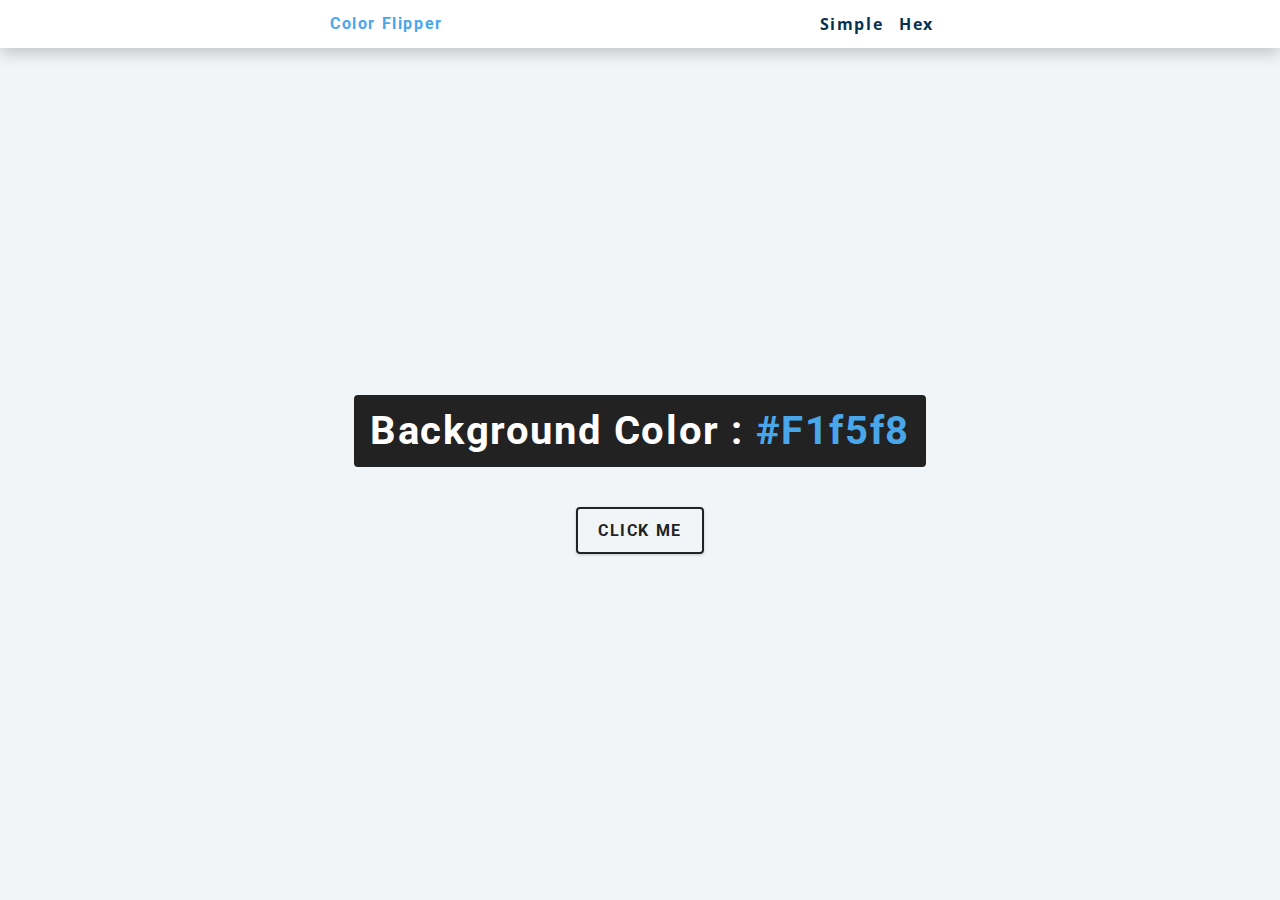
<file: 1-flipper-color/index.html>
<!DOCTYPE html>
<html lang="en">

<head>
    <meta charset="UTF-8" />
    <meta name="viewport" content="width=device-width, initial-scale=1.0" />
    <title>Color Flipper || Simple</title>

    <!-- styles -->
    <link rel="stylesheet" href="styles.css" />
</head>

<body>
    <nav>
        <div class="nav-center">
            <h4>color flipper</h4>
            <ul class="nav-links">
                <li><a href="index.html">simple</a></li>
                <li><a href="hex.html">hex</a></li>
            </ul>
        </div>
    </nav>
    <main>
        <div class="container">
            <h2>background color : <span class="color">#f1f5f8</span></h2>
            <button class="btn btn-hero" id="btn">click me</button>
        </div>
    </main>
    <!-- javascript -->
    <script src="app.js"></script>
</body>

</html>
</file>
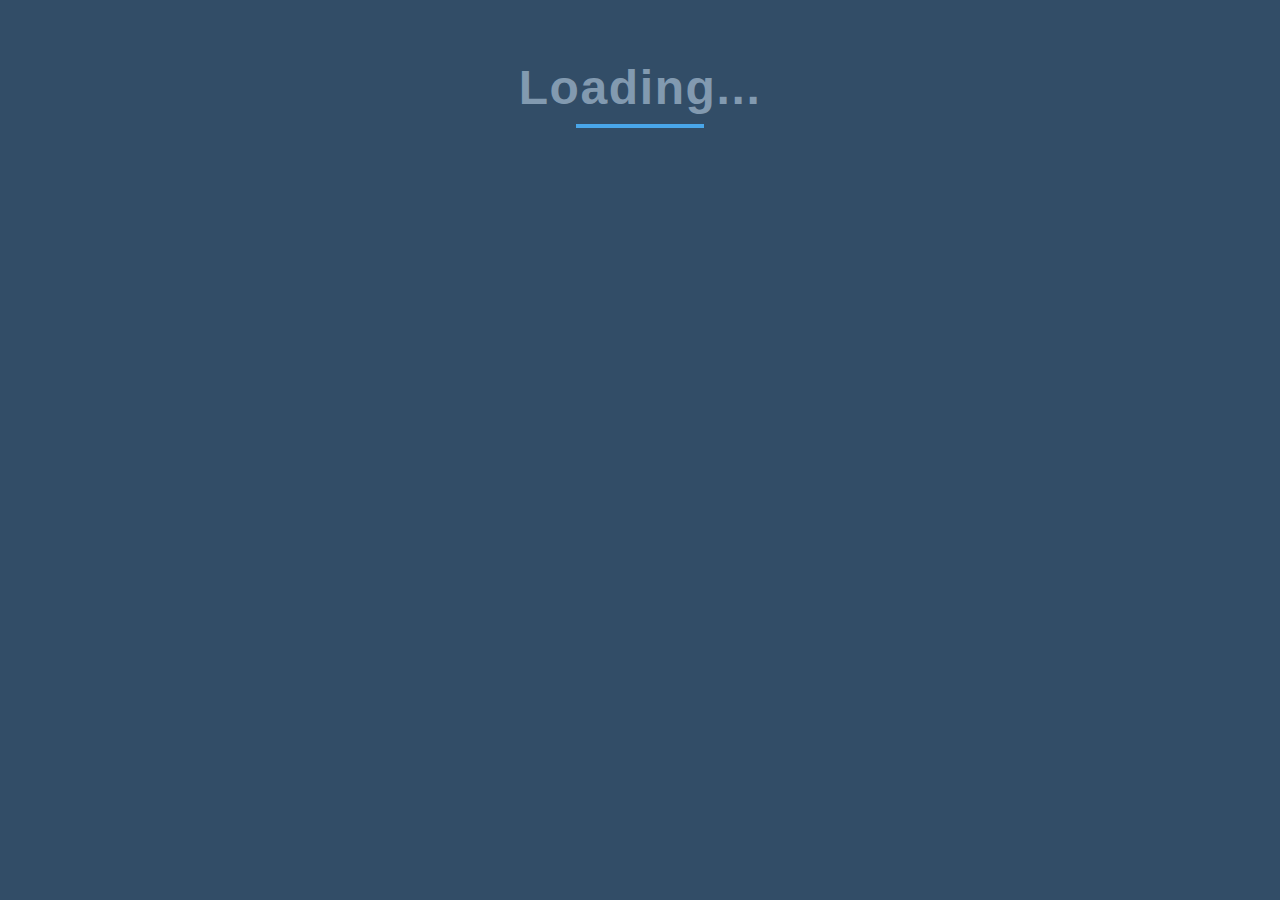
<file: 12-Pagination/index.html>
<!DOCTYPE html>
<html lang="en">

<head>
    <meta charset="UTF-8" />
    <meta name="viewport" content="width=device-width, initial-scale=1.0" />
    <title>Pagination Complete</title>
    <!-- font-awesome -->
    <link rel="stylesheet" href="https://cdnjs.cloudflare.com/ajax/libs/font-awesome/5.14.0/css/all.min.css" />

    <!-- stylesheet -->
    <link rel="stylesheet" href="./styles.css" />
</head>

<body>
    <main>
        <div class="section-title">
            <h1>Loading...</h1>
            <div class="underline"></div>
        </div>

        <section class="followers">
            <div class="container"></div>

            <div class="btn-container"></div>
        </section>
    </main>
    <script type="module" src="./app.js"></script>
</body>

</html>
</file>
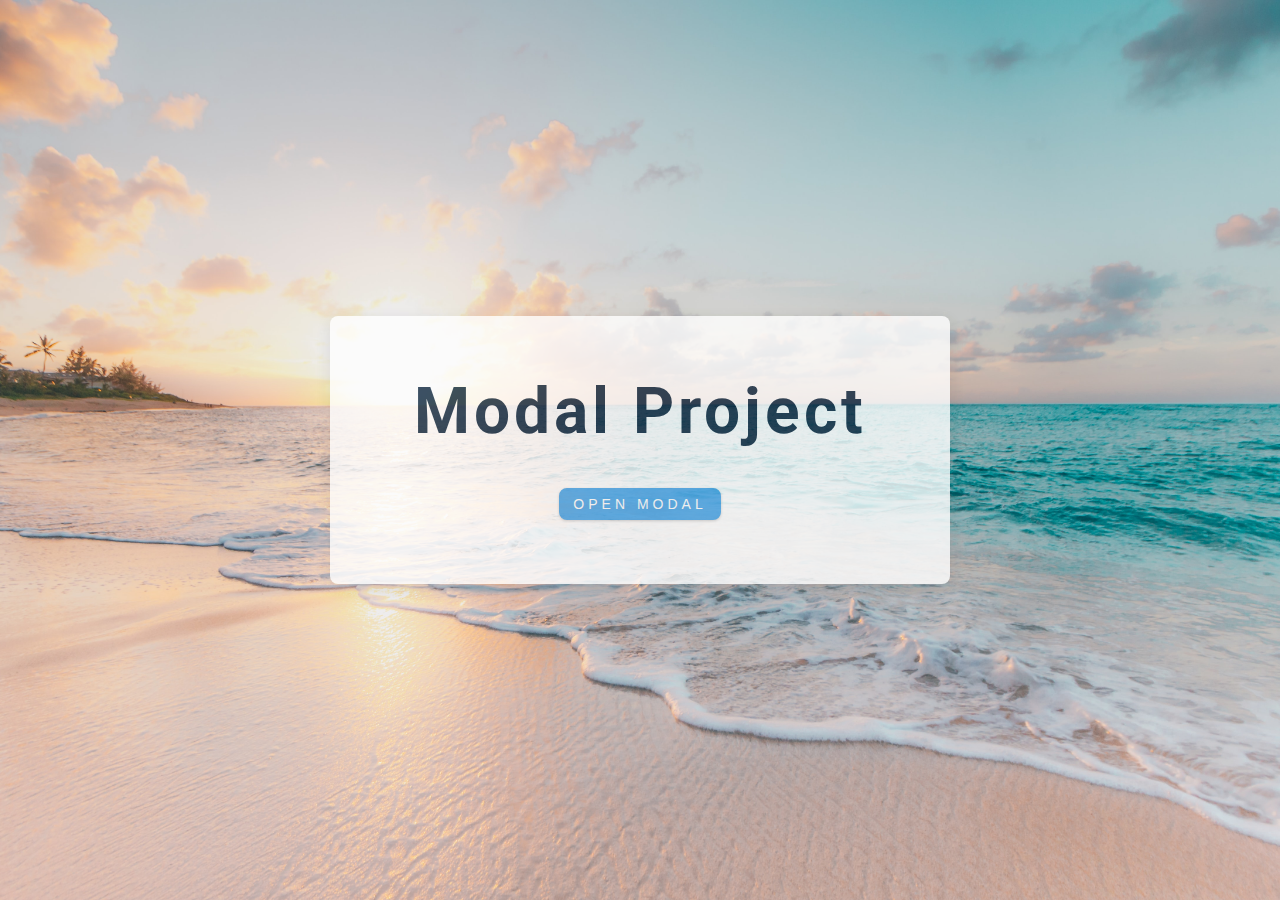
<file: 3-Modal/index.html>
<!DOCTYPE html>
<html lang="en">

<head>
    <meta charset="UTF-8" />
    <meta name="viewport" content="width=device-width, initial-scale=1.0" />
    <title>Modal</title>
    <!-- font-awesome -->
    <link rel="stylesheet" href="https://cdnjs.cloudflare.com/ajax/libs/font-awesome/5.14.0/css/all.min.css" />
    <!-- styles -->
    <link rel="stylesheet" href="styles.css" />
</head>

<body>
    <!-- hero -->
    <header class="hero">
        <div class="banner">
            <h1>modal project</h1>
            <button class="btn modal-btn">
                open modal
            </button>
        </div>
    </header>
    <!-- modal -->
    <div class="modal-overlay">
        <div class="modal-container">
            <h3>modal content</h3>
            <button class="close-btn"><i class="fas fa-times"></i></button>
        </div>
    </div>
    <!-- javascript -->
    <script src="app.js"></script>
</body>

</html>
</file>
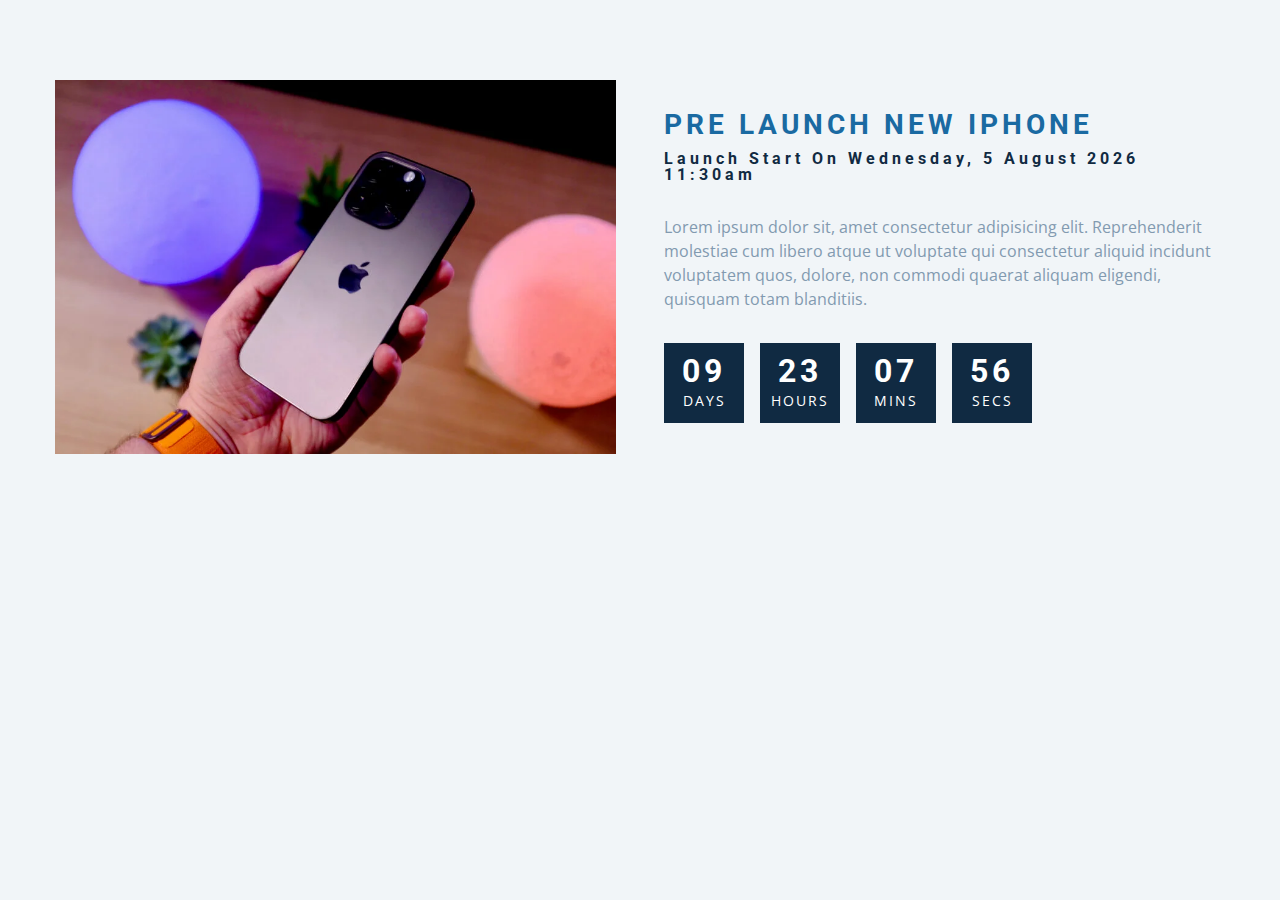
<file: 7-Countdown/index.html>
<!DOCTYPE html>
<html lang="en">

<head>
    <meta charset="UTF-8" />
    <meta name="viewport" content="width=device-width, initial-scale=1.0" />
    <title>Countdown</title>

    <!-- styles -->
    <link rel="stylesheet" href="styles.css" />
</head>

<body>
    <section class="section-center">
        <!-- image -->
        <article class="gift-img">
            <img src="./iphone.webp" alt="gift" />
        </article>
        <!-- info -->
        <article class="gift-info">
            <h3>Pre Launch new Iphone</h3>
            <h4 class="giveaway">
                Launch start, 24 April 2020, 8:00am
            </h4>
            <p>
                Lorem ipsum dolor sit, amet consectetur adipisicing elit.
                Reprehenderit molestiae cum libero atque ut voluptate qui consectetur
                aliquid incidunt voluptatem quos, dolore, non commodi quaerat aliquam
                eligendi, quisquam totam blanditiis.
            </p>
            <div class="deadline">
                <!-- days -->
                <div class="deadline-format">
                    <div>
                        <h4 class="days">34</h4>
                        <span>days</span>
                    </div>
                </div>
                <!-- end of days -->
                <!-- days -->
                <div class="deadline-format">
                    <div>
                        <h4 class="hours">34</h4>
                        <span>hours</span>
                    </div>
                </div>
                <!-- end of days -->
                <!-- minutes -->
                <div class="deadline-format">
                    <div>
                        <h4 class="minutes">34</h4>
                        <span>mins</span>
                    </div>
                </div>
                <!-- end of days -->
                <!-- minutes -->
                <div class="deadline-format">
                    <div>
                        <h4 class="seconds">34</h4>
                        <span>secs</span>
                    </div>
                </div>
                <!-- end of days -->
            </div>
        </article>
    </section>
    <!-- javascript -->
    <script src="app.js"></script>
</body>

</html>
</file>
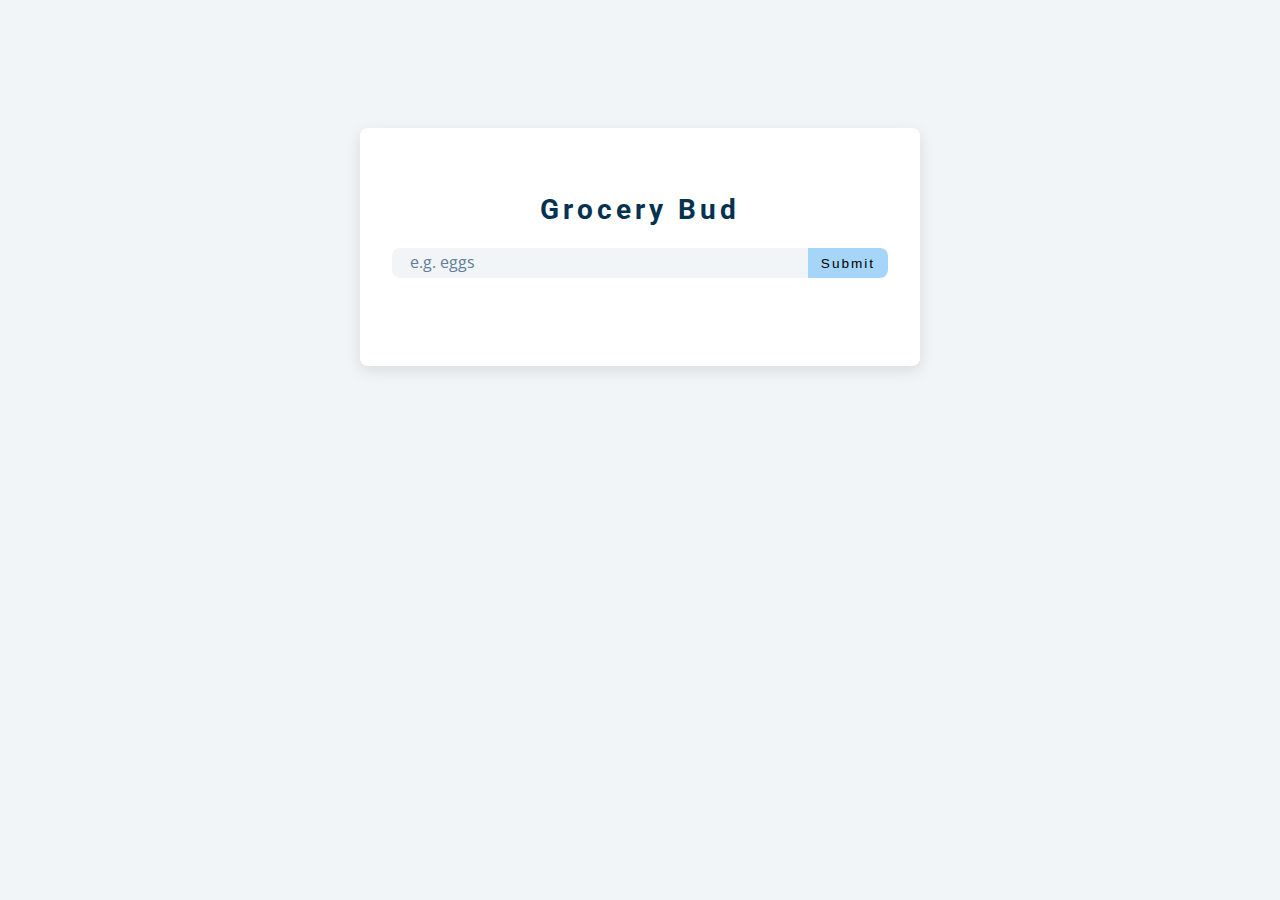
<file: 8-GroceryList/index.html>
<!DOCTYPE html>
<html lang="en">

<head>
    <meta charset="UTF-8" />
    <meta name="viewport" content="width=device-width, initial-scale=1.0" />
    <title>Grocery Bud</title>
    <!-- font-awesome -->
    <link rel="stylesheet" href="https://cdnjs.cloudflare.com/ajax/libs/font-awesome/5.14.0/css/all.min.css" />
    <!-- styles -->
    <link rel="stylesheet" href="styles.css" />
</head>

<body>
    <section class="section-center">
        <!-- form -->
        <form class="grocery-form">
            <p class="alert"></p>
            <h3>grocery bud</h3>
            <div class="form-control">
                <input type="text" id="grocery" placeholder="e.g. eggs" />
                <button type="submit" class="submit-btn">submit</button>
            </div>
        </form>
        <!-- list -->
        <div class="grocery-container">
            <div class="grocery-list"></div>
            <button class="clear-btn">clear items</button>
        </div>
    </section>
    <!-- javascript -->
    <script src="app.js"></script>
</body>

</html>
</file>
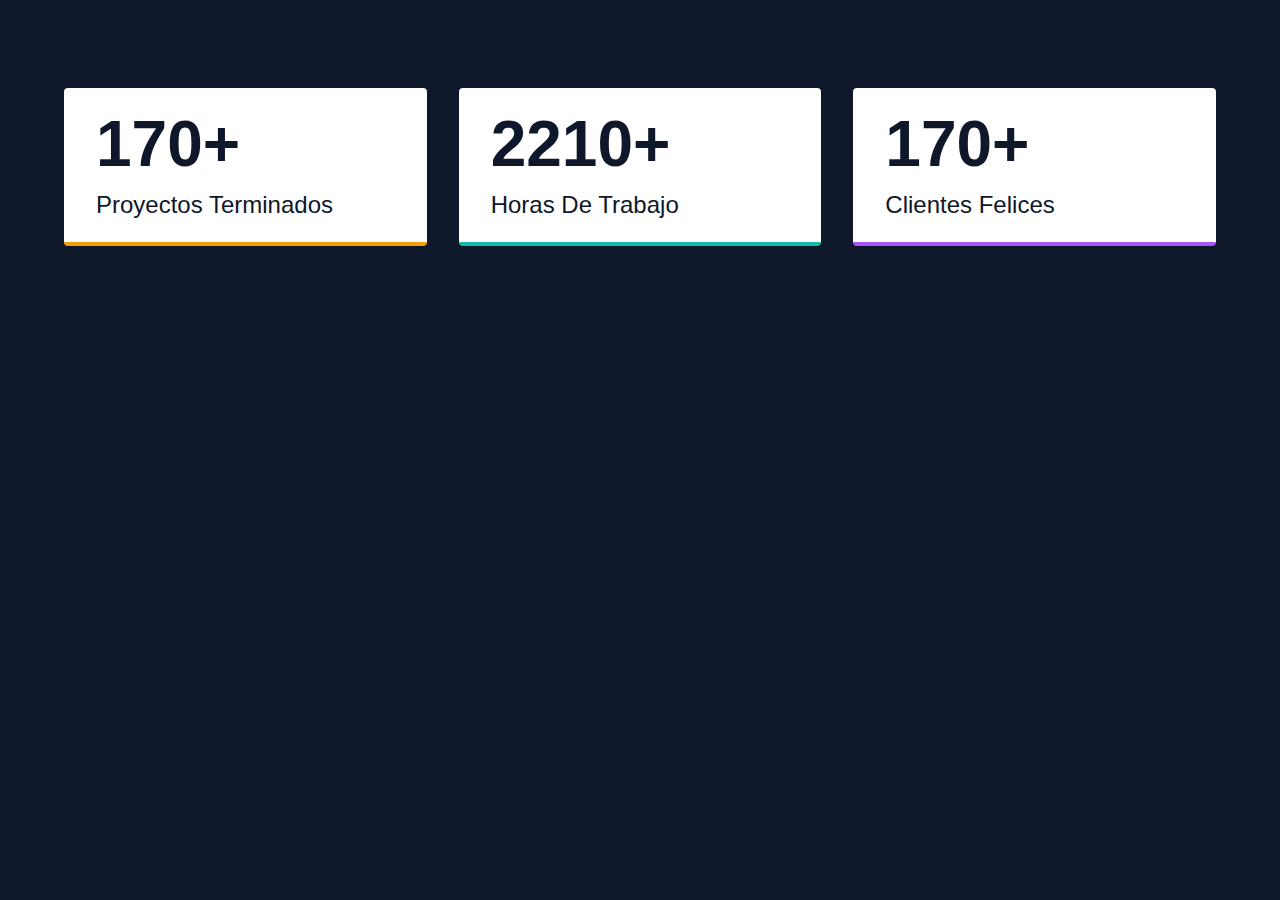
<file: 9-NumbersCounts/index.html>
<!DOCTYPE html>
<html lang="en">

<head>
    <meta charset="UTF-8" />
    <meta http-equiv="X-UA-Compatible" content="IE=edge" />
    <meta name="viewport" content="width=device-width, initial-scale=1.0" />
    <title>Numbers Starter</title>
    <link rel="stylesheet" href="./styles.css" />
</head>

<body>
    <section>
        <!-- single number -->
        <article>
            <span class="number" data-value="440">0</span>
            <p>Proyectos Terminados</p>
        </article>
        <!-- end of single number -->
        <!-- single number -->
        <article>
            <span class="number" data-value="12140">0</span>
            <p>Horas de trabajo</p>
        </article>
        <!-- end of single number -->
        <!-- single number -->
        <article>
            <span class="number" data-value="1000">0</span>
            <p>Clientes Felices </p>
        </article>
        <!-- end of single number -->
    </section>
    <script src="./app.js"></script>
</body>

</html>
</file>
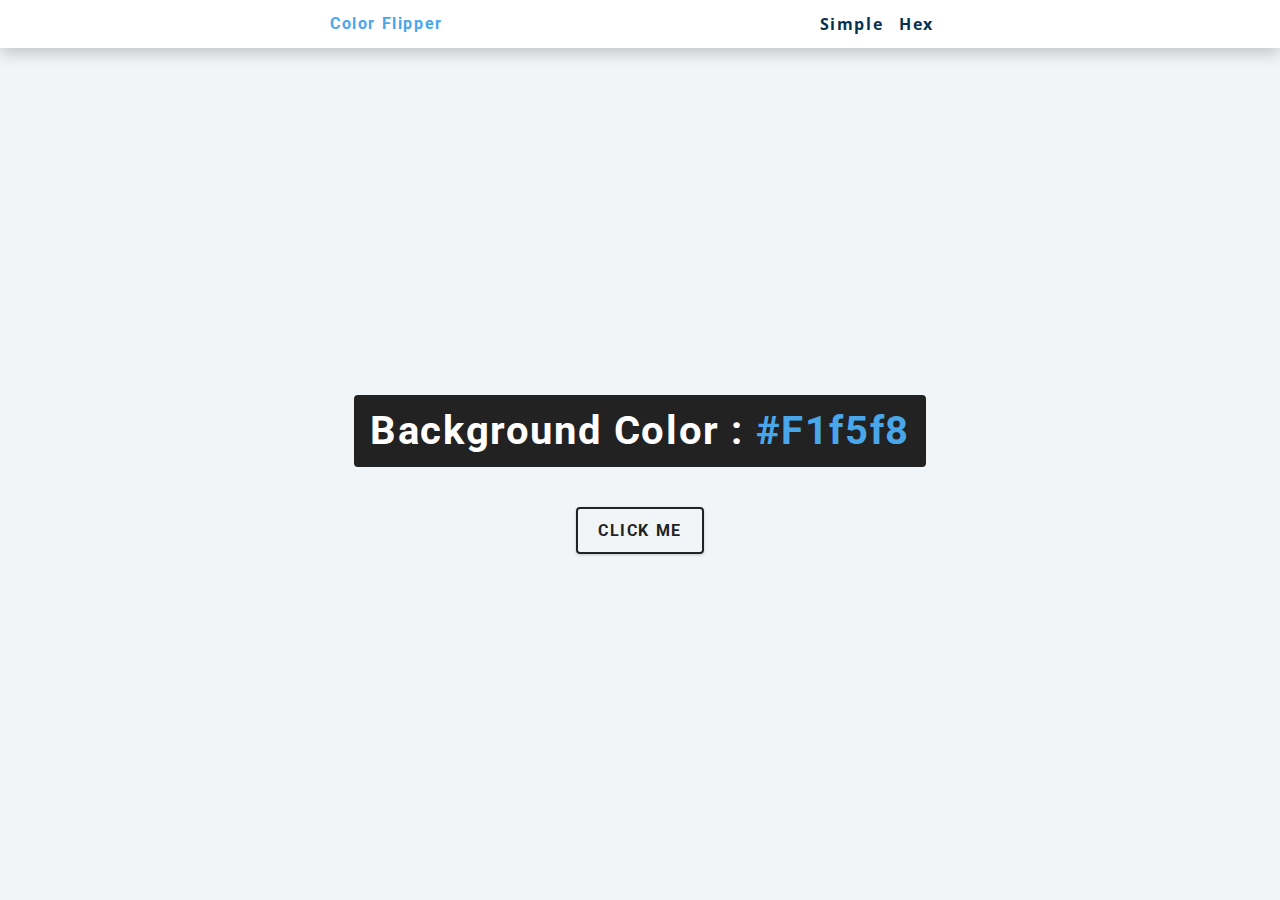
<file: 1-flipper-color/hex.html>
<!DOCTYPE html>
<html lang="en">

<head>
    <meta charset="UTF-8" />
    <meta name="viewport" content="width=device-width, initial-scale=1.0" />
    <title>Color Flipper || Hex</title>

    <!-- styles -->
    <link rel="stylesheet" href="styles.css" />
</head>

<body>
    <nav>
        <div class="nav-center">
            <h4>color flipper</h4>
            <ul class="nav-links">
                <li><a href="index.html">simple</a></li>
                <li><a href="hex.html">hex</a></li>
            </ul>
        </div>
    </nav>
    <main>
        <div class="container">
            <h2>background color : <span class="color">#f1f5f8</span></h2>
            <button class="btn btn-hero" id="btn">click me</button>
        </div>
    </main>
    <!-- javascript -->
    <script src="hex.js"></script>
</body>

</html>
</file>
<file: 1-flipper-color/styles.css>
/*
=============== 
Font 
===============
*/
@import url("https://fonts.googleapis.com/css?family=Open+Sans|Roboto:400,700&display=swap");

/*
=============== 
Variables
===============
*/

:root {
    /* dark shades of primary color*/
    --clr-primary-1: hsl(205, 86%, 17%);
    --clr-primary-2: hsl(205, 77%, 27%);
    --clr-primary-3: hsl(205, 72%, 37%);
    --clr-primary-4: hsl(205, 63%, 48%);
    /* primary/main color */
    --clr-primary-5: hsl(205, 78%, 60%);
    /* lighter shades of primary color */
    --clr-primary-6: hsl(205, 89%, 70%);
    --clr-primary-7: hsl(205, 90%, 76%);
    --clr-primary-8: hsl(205, 86%, 81%);
    --clr-primary-9: hsl(205, 90%, 88%);
    --clr-primary-10: hsl(205, 100%, 96%);
    /* darkest grey - used for headings */
    --clr-grey-1: hsl(209, 61%, 16%);
    --clr-grey-2: hsl(211, 39%, 23%);
    --clr-grey-3: hsl(209, 34%, 30%);
    --clr-grey-4: hsl(209, 28%, 39%);
    /* grey used for paragraphs */
    --clr-grey-5: hsl(210, 22%, 49%);
    --clr-grey-6: hsl(209, 23%, 60%);
    --clr-grey-7: hsl(211, 27%, 70%);
    --clr-grey-8: hsl(210, 31%, 80%);
    --clr-grey-9: hsl(212, 33%, 89%);
    --clr-grey-10: hsl(210, 36%, 96%);
    --clr-white: #fff;
    --clr-red-dark: hsl(360, 67%, 44%);
    --clr-red-light: hsl(360, 71%, 66%);
    --clr-green-dark: hsl(125, 67%, 44%);
    --clr-green-light: hsl(125, 71%, 66%);
    --clr-black: #222;
    --ff-primary: "Roboto", sans-serif;
    --ff-secondary: "Open Sans", sans-serif;
    --transition: all 0.3s linear;
    --spacing: 0.1rem;
    --radius: 0.25rem;
    --light-shadow: 0 5px 15px rgba(0, 0, 0, 0.1);
    --dark-shadow: 0 5px 15px rgba(0, 0, 0, 0.2);
    --max-width: 1170px;
    --fixed-width: 620px;
}

/*
=============== 
Global Styles
===============
*/

*,
::after,
::before {
    margin: 0;
    padding: 0;
    box-sizing: border-box;
}

body {
    font-family: var(--ff-secondary);
    background: var(--clr-grey-10);
    color: var(--clr-grey-1);
    line-height: 1.5;
    font-size: 0.875rem;
}

ul {
    list-style-type: none;
}

a {
    text-decoration: none;
}

h1,
h2,
h3,
h4 {
    letter-spacing: var(--spacing);
    text-transform: capitalize;
    line-height: 1.25;
    margin-bottom: 0.75rem;
    font-family: var(--ff-primary);
}

h1 {
    font-size: 3rem;
}

h2 {
    font-size: 2rem;
}

h3 {
    font-size: 1.25rem;
}

h4 {
    font-size: 0.875rem;
}

p {
    margin-bottom: 1.25rem;
    color: var(--clr-grey-5);
}

@media screen and (min-width: 800px) {
    h1 {
        font-size: 4rem;
    }

    h2 {
        font-size: 2.5rem;
    }

    h3 {
        font-size: 1.75rem;
    }

    h4 {
        font-size: 1rem;
    }

    body {
        font-size: 1rem;
    }

    h1,
    h2,
    h3,
    h4 {
        line-height: 1;
    }
}

/*  global classes */

/* section */
.section {
    padding: 5rem 0;
}

.section-center {
    width: 90vw;
    margin: 0 auto;
    max-width: 1170px;
}

@media screen and (min-width: 992px) {
    .section-center {
        width: 95vw;
    }
} 

main {
    min-height: 100vh;
    display: grid;
    place-items: center;
}

/*
=============== 
Nav
===============
*/
nav {
    background: var(--clr-white);
    height: 3rem;
    display: grid;
    align-items: center;
    box-shadow: var(--dark-shadow);
}

.nav-center {
    width: 90vw;
    max-width: var(--fixed-width);
    margin: 0 auto;
    display: flex;
    align-items: center;
    justify-content: space-between;
}

.nav-center h4 {
    margin-bottom: 0;
    color: var(--clr-primary-5);
}

.nav-links {
    display: flex;
}

nav a {
    text-transform: capitalize;
    font-weight: 700;
    font-size: 1rem;
    color: var(--clr-primary-1);
    letter-spacing: var(--spacing);
    margin-right: 1rem;
}

nav a:hover {
    color: var(--clr-primary-5);
}

/*
=============== 
Container
===============
*/
main {
    min-height: calc(100vh - 3rem);
    display: grid;
    place-items: center;
}

.container {
    text-align: center;
}

.container h2 {
    background: var(--clr-black);
    color: var(--clr-white);
    padding: 1rem;
    border-radius: var(--radius);
    margin-bottom: 2.5rem;
}

.color {
    color: var(--clr-primary-5);
}

.btn-hero {
    font-family: var(--ff-primary);
    text-transform: uppercase;
    background: transparent;
    color: var(--clr-black);
    letter-spacing: var(--spacing);
    display: inline-block;
    font-weight: 700;
    transition: var(--transition);
    border: 2px solid var(--clr-black);
    cursor: pointer;
    box-shadow: 0 1px 3px rgba(0, 0, 0, 0.2);
    border-radius: var(--radius);
    font-size: 1rem;
    padding: 0.75rem 1.25rem;
}

.btn-hero:hover {
    color: var(--clr-white);
    background: var(--clr-black);
}
</file>
<file: 12-Pagination/styles.css>
/*
=============== 
Variables
===============
*/

:root {
    /* dark shades of primary color*/
    --clr-primary-1: hsl(205, 86%, 17%);
    --clr-primary-2: hsl(205, 77%, 27%);
    --clr-primary-3: hsl(205, 72%, 37%);
    --clr-primary-4: hsl(205, 63%, 48%);
    /* primary/main color */
    --clr-primary-5: hsl(205, 78%, 60%);
    /* lighter shades of primary color */
    --clr-primary-6: hsl(205, 89%, 70%);
    --clr-primary-7: hsl(205, 90%, 76%);
    --clr-primary-8: hsl(205, 86%, 81%);
    --clr-primary-9: hsl(205, 90%, 88%);
    --clr-primary-10: hsl(205, 100%, 96%);
    /* darkest grey - used for headings */
    --clr-grey-1: hsl(209, 61%, 16%);
    --clr-grey-2: hsl(211, 39%, 23%);
    --clr-grey-3: hsl(209, 34%, 30%);
    --clr-grey-4: hsl(209, 28%, 39%);
    /* grey used for paragraphs */
    --clr-grey-5: hsl(210, 22%, 49%);
    --clr-grey-6: hsl(209, 23%, 60%);
    --clr-grey-7: hsl(211, 27%, 70%);
    --clr-grey-8: hsl(210, 31%, 80%);
    --clr-grey-9: hsl(212, 33%, 89%);
    --clr-grey-10: hsl(210, 36%, 96%);
    --clr-white: #fff;
    --clr-red-dark: hsl(360, 67%, 44%);
    --clr-red-light: hsl(360, 71%, 66%);
    --clr-green-dark: hsl(125, 67%, 44%);
    --clr-green-light: hsl(125, 71%, 66%);
    --clr-black: #222;

    --transition: all 0.3s linear;
    --spacing: 0.1rem;
    --radius: 0.75rem;
    --light-shadow: 0 5px 15px rgba(0, 0, 0, 0.1);
    --dark-shadow: 0 5px 15px rgba(0, 0, 0, 0.2);
    --max-width: 1170px;
    --fixed-width: 620px;
}

/*
  =============== 
  Global Styles
  ===============
  */

*,
::after,
::before {
    margin: 0;
    padding: 0;
    box-sizing: border-box;
}

body {
    font-family: -apple-system, BlinkMacSystemFont, 'Segoe UI', Roboto, Oxygen,
        Ubuntu, Cantarell, 'Open Sans', 'Helvetica Neue', sans-serif;
    background: var(--clr-grey-3);
    color: var(--clr-grey-6);
    line-height: 1.5;
    font-size: 0.875rem;
}

ul {
    list-style-type: none;
}

a {
    text-decoration: none;
}

h1,
h2,
h3,
h4 {
    letter-spacing: var(--spacing);
    text-transform: capitalize;
    line-height: 1.25;
    margin-bottom: 0.75rem;
}

h1 {
    font-size: 2.75rem;
}

h2 {
    font-size: 2rem;
}

h3 {
    font-size: 1.25rem;
}

h4 {
    font-size: 0.875rem;
}

p {
    margin-bottom: 1.25rem;
    color: var(--clr-grey-5);
}

@media screen and (min-width: 800px) {
    h1 {
        font-size: 3rem;
    }

    h2 {
        font-size: 2.5rem;
    }

    h3 {
        font-size: 1.75rem;
    }

    h4 {
        font-size: 1rem;
    }

    body {
        font-size: 1rem;
    }

    h1,
    h2,
    h3,
    h4 {
        line-height: 1;
    }
}

/*
  =============== 
  Pagination
  ===============
  */
.section-title {
    text-align: center;
    margin: 4rem 0 6rem 0;
}

.underline {
    width: 8rem;
    height: 0.25rem;
    background: var(--clr-primary-5);
    margin: 0 auto;
}

.followers {
    width: 90vw;
    max-width: var(--max-width);
    margin: 5rem auto;
}

.container {
    display: grid;
    gap: 2rem;
    margin-bottom: 4rem;
}

@media screen and (min-width: 576px) {
    .container {
        grid-template-columns: repeat(auto-fill, minmax(250px, 1fr));
    }
}

.card {
    background: var(--clr-white);
    border-radius: var(--radius);
    box-shadow: var(--light-shadow);
    padding: 2rem 3.5rem;
    text-align: center;
}

.card img {
    width: 130px;
    height: 130px;
    border-radius: 50%;
    object-fit: cover;
    margin-bottom: 0.75rem;
}

.card h4 {
    margin-bottom: 1.5rem;
    font-size: 0.85rem;
    color: var(--clr-grey-5);
}

.btn {
    padding: 0.35rem 0.75rem;
    letter-spacing: 1.6px;
    font-size: 0.75rem;
    color: var(--clr-white);
    background: var(--clr-primary-5);
    border-radius: var(--radius);
    border-color: transparent;
    text-transform: uppercase;
    transition: var(--transition);
    cursor: pointer;
}

.btn-container {
    display: flex;
    justify-content: center;
    flex-wrap: wrap;
}

.page-btn {
    width: 2rem;
    height: 2rem;
    background: var(--clr-primary-7);
    border-color: transparent;
    border-radius: 5px;
    cursor: pointer;
    margin: 0.5rem;
    transition: var(--transition);
}

.active-btn {
    background: var(--clr-primary-1);
    color: var(--clr-white);
}

.prev-btn,
.next-btn {
    background: transparent;
    border-color: transparent;
    font-weight: bold;
    text-transform: capitalize;
    letter-spacing: var(--spacing);
    margin: 0.5rem;
    font-size: 1rem;
    cursor: pointer;
}

@media screen and (min-width: 775px) {
    .btn-container {
        margin: 0 auto;
        max-width: 700px;
    }
}
</file>
<file: 3-Modal/styles.css>
/*
=============== 
Fonts
===============
*/
    @import url("https://fonts.googleapis.com/css?family=Open+Sans|Roboto:400,700&display=swap");

    /*
=============== 
Variables
===============
*/

    :root {
        /* dark shades of primary color*/
        --clr-primary-1: hsl(205, 86%, 17%);
        --clr-primary-2: hsl(205, 77%, 27%);
        --clr-primary-3: hsl(205, 72%, 37%);
        --clr-primary-4: hsl(205, 63%, 48%);
        /* primary/main color */
        --clr-primary-5: #49a6e9;
        /* --clr-primary-5: rgb(73, 166, 233); */
        /* lighter shades of primary color */
        --clr-primary-6: hsl(205, 89%, 70%);
        --clr-primary-7: hsl(205, 90%, 76%);
        --clr-primary-8: hsl(205, 86%, 81%);
        --clr-primary-9: hsl(205, 90%, 88%);
        --clr-primary-10: hsl(205, 100%, 96%);
        /* darkest grey - used for headings */
        --clr-grey-1: hsl(209, 61%, 16%);
        --clr-grey-2: hsl(211, 39%, 23%);
        --clr-grey-3: hsl(209, 34%, 30%);
        --clr-grey-4: hsl(209, 28%, 39%);
        /* grey used for paragraphs */
        --clr-grey-5: hsl(210, 22%, 49%);
        --clr-grey-6: hsl(209, 23%, 60%);
        --clr-grey-7: hsl(211, 27%, 70%);
        --clr-grey-8: hsl(210, 31%, 80%);
        --clr-grey-9: hsl(212, 33%, 89%);
        --clr-grey-10: hsl(210, 36%, 96%);
        --clr-white: #fff;
        --clr-red-dark: hsl(360, 67%, 44%);
        --clr-red-light: hsl(360, 71%, 66%);
        --clr-green-dark: hsl(125, 67%, 44%);
        --clr-green-light: hsl(125, 71%, 66%);
        --clr-black: #222;
        --ff-primary: "Roboto", sans-serif;
        --ff-secondary: "Open Sans", sans-serif;
        --transition: all 0.3s linear;
        --spacing: 0.25rem;
        --radius: 0.5rem;
        --light-shadow: 0 5px 15px rgba(0, 0, 0, 0.1);
        --dark-shadow: 0 5px 15px rgba(0, 0, 0, 0.2);
        --max-width: 1170px;
        --fixed-width: 620px;
    }

    /*
=============== 
Global Styles
===============
*/

    *,
    ::after,
    ::before {
        margin: 0;
        padding: 0;
        box-sizing: border-box;
    }

    body {
        font-family: var(--ff-secondary);
        background: var(--clr-grey-10);
        color: var(--clr-grey-1);
        line-height: 1.5;
        font-size: 0.875rem;
    }

    ul {
        list-style-type: none;
    }

    a {
        text-decoration: none;
    }

    img:not(.logo) {
        width: 100%;
    }

    img {
        display: block;
    }

    h1,
    h2,
    h3,
    h4 {
        letter-spacing: var(--spacing);
        text-transform: capitalize;
        line-height: 1.25;
        margin-bottom: 0.75rem;
        font-family: var(--ff-primary);
    }

    h1 {
        font-size: 3rem;
    }

    h2 {
        font-size: 2rem;
    }

    h3 {
        font-size: 1.25rem;
    }

    h4 {
        font-size: 0.875rem;
    }

    p {
        margin-bottom: 1.25rem;
        color: var(--clr-grey-5);
    }

    @media screen and (min-width: 800px) {
        h1 {
            font-size: 4rem;
        }

        h2 {
            font-size: 2.5rem;
        }

        h3 {
            font-size: 1.75rem;
        }

        h4 {
            font-size: 1rem;
        }

        body {
            font-size: 1rem;
        }

        h1,
        h2,
        h3,
        h4 {
            line-height: 1;
        }
    }

    /*  global classes */

    .btn {
        text-transform: uppercase;
        background: transparent;
        color: var(--clr-black);
        padding: 0.375rem 0.75rem;
        letter-spacing: var(--spacing);
        display: inline-block;
        transition: var(--transition);
        font-size: 0.875rem;
        border: 2px solid var(--clr-black);
        cursor: pointer;
        box-shadow: 0 1px 3px rgba(0, 0, 0, 0.2);
        border-radius: var(--radius);
    }

    .btn:hover {
        color: var(--clr-white);
        background: var(--clr-black);
    }

    /* section */
    .section {
        padding: 5rem 0;
    }

    .section-center {
        width: 90vw;
        margin: 0 auto;
        max-width: 1170px;
    }

    @media screen and (min-width: 992px) {
        .section-center {
            width: 95vw;
        }
    }

    main {
        min-height: 100vh;
        display: grid;
        place-items: center;
    }

    /*
=============== 
Modal
===============
*/
    .hero {
        min-height: 100vh;
        background: url("./hero.jpg") center/cover no-repeat;
        display: grid;
        place-items: center;
    }

    .banner {
        opacity: 0.8;
        background: var(--clr-white);
        padding: 4rem 0;
        border-radius: var(--radius);
        box-shadow: var(--light-shadow);
        text-align: center;
        width: 90vw;
        max-width: var(--fixed-width);
    }

    .modal-btn {
        margin-top: 2rem;
        background: var(--clr-primary-5);
        border-color: var(--clr-primary-5);
        color: var(--clr-white);
    }

    .modal-btn:hover {
        background: transparent;
        color: var(--clr-primary-5);
    }

    .modal-overlay {
        position: fixed;
        top: 0;
        left: 0;
        width: 100%;
        height: 100%;
        background: rgba(73, 166, 233, 0.5);
        display: grid;
        place-items: center;
        transition: var(--transition);
        visibility: hidden;
        z-index: -10;
    }

    /* OPEN/CLOSE MODAL */
    .open-modal {
        visibility: visible;
        z-index: 10;
    }

    .modal-container {
        background: var(--clr-white);
        border-radius: var(--radius);
        width: 90vw;
        height: 30vh;
        max-width: var(--fixed-width);
        text-align: center;
        display: grid;
        place-items: center;
        position: relative;
    }

    .close-btn {
        position: absolute;
        top: 1rem;
        right: 1rem;
        font-size: 2rem;
        background: transparent;
        border-color: transparent;
        color: var(--clr-red-dark);
        cursor: pointer;
        transition: var(--transition);
    }

    .close-btn:hover {
        color: var(--clr-red-light);
        transform: scale(1.3);
    }
</file>
<file: 7-Countdown/styles.css>
/*
=============== 
Fonts
===============
*/
@import url("https://fonts.googleapis.com/css?family=Open+Sans|Roboto:400,700&display=swap");

/*
=============== 
Variables
===============
*/

:root {
    /* dark shades of primary color*/
    --clr-primary-1: hsl(205, 86%, 17%);
    --clr-primary-2: hsl(205, 77%, 27%);
    --clr-primary-3: hsl(205, 72%, 37%);
    --clr-primary-4: hsl(205, 63%, 48%);
    /* primary/main color */
    --clr-primary-5: #49a6e9;
    /* lighter shades of primary color */
    --clr-primary-6: hsl(205, 89%, 70%);
    --clr-primary-7: hsl(205, 90%, 76%);
    --clr-primary-8: hsl(205, 86%, 81%);
    --clr-primary-9: hsl(205, 90%, 88%);
    --clr-primary-10: hsl(205, 100%, 96%);
    /* darkest grey - used for headings */
    --clr-grey-1: hsl(209, 61%, 16%);
    --clr-grey-2: hsl(211, 39%, 23%);
    --clr-grey-3: hsl(209, 34%, 30%);
    --clr-grey-4: hsl(209, 28%, 39%);
    /* grey used for paragraphs */
    --clr-grey-5: hsl(210, 22%, 49%);
    --clr-grey-6: hsl(209, 23%, 60%);
    --clr-grey-7: hsl(211, 27%, 70%);
    --clr-grey-8: hsl(210, 31%, 80%);
    --clr-grey-9: hsl(212, 33%, 89%);
    --clr-grey-10: hsl(210, 36%, 96%);
    --clr-white: #fff;
    --clr-red-dark: hsl(360, 67%, 44%);
    --clr-red-light: hsl(360, 71%, 66%);
    --clr-green-dark: hsl(125, 67%, 44%);
    --clr-green-light: hsl(125, 71%, 66%);
    --clr-black: #222;
    --clr-gold: #c59d5f;
    --ff-primary: "Roboto", sans-serif;
    --ff-secondary: "Open Sans", sans-serif;
    --transition: all 0.3s linear;
    --spacing: 0.25rem;
    --radius: 0.5rem;
    --light-shadow: 0 5px 15px rgba(0, 0, 0, 0.1);
    --dark-shadow: 0 5px 15px rgba(0, 0, 0, 0.2);
    --max-width: 1170px;
    --fixed-width: 620px;
}

/*
=============== 
Global Styles
===============
*/

*,
::after,
::before {
    margin: 0;
    padding: 0;
    box-sizing: border-box;
}

body {
    font-family: var(--ff-secondary);
    background: var(--clr-grey-10);
    color: var(--clr-grey-1);
    line-height: 1.5;
    font-size: 0.875rem;
}

ul {
    list-style-type: none;
}

a {
    text-decoration: none;
}

img:not(.logo) {
    width: 100%;
}

img {
    display: block;
}

h1,
h2,
h3,
h4 {
    letter-spacing: var(--spacing);
    text-transform: capitalize;
    line-height: 1.25;
    margin-bottom: 0.75rem;
    font-family: var(--ff-primary);
}

h1 {
    font-size: 3rem;
}

h2 {
    font-size: 2rem;
}

h3 {
    font-size: 1.25rem;
}

h4 {
    font-size: 0.875rem;
}

p {
    margin-bottom: 1.25rem;
    color: var(--clr-grey-5);
}

@media screen and (min-width: 800px) {
    h1 {
        font-size: 4rem;
    }

    h2 {
        font-size: 2.5rem;
    }

    h3 {
        font-size: 1.75rem;
    }

    h4 {
        font-size: 1rem;
    }

    body {
        font-size: 1rem;
    }

    h1,
    h2,
    h3,
    h4 {
        line-height: 1;
    }
}

/*  global classes */

.btn {
    text-transform: uppercase;
    background: transparent;
    color: var(--clr-black);
    padding: 0.375rem 0.75rem;
    letter-spacing: var(--spacing);
    display: inline-block;
    transition: var(--transition);
    font-size: 0.875rem;
    border: 2px solid var(--clr-black);
    cursor: pointer;
    box-shadow: 0 1px 3px rgba(0, 0, 0, 0.2);
    border-radius: var(--radius);
}

.btn:hover {
    color: var(--clr-white);
    background: var(--clr-black);
}

/* section */
.section {
    padding: 5rem 0;
}

.section-center {
    width: 90vw;
    margin: 5rem auto;
    max-width: 1170px;
}

main {
    min-height: 100vh;
    display: grid;
    place-items: center;
}

/*
=============== 
Countdown Timer
===============
*/
.gift-img {
    margin-bottom: 2rem;
}

.gift-info h3 {
    text-transform: uppercase;
    color: var(--clr-primary-3);
}

.gift-info p {
    color: var(--clr-grey-6);
}

.date {
    color: var(--clr-grey-5);
    font-size: 0.85rem;
}

@media screen and (min-width: 992px) {
    .section-center {
        display: grid;
        grid-template-columns: 1fr 1fr;
        place-items: center;
        gap: 3rem;
        width: 95vw;
    }

    .gift-img {
        margin-bottom: 0;
    }
}

.gift-info p {
    margin: 2rem 0;
}

.deadline {
    display: flex;
}

.deadline-format {
    background: var(--clr-grey-1);
    color: var(--clr-white);
    margin-right: 1rem;
    width: 5rem;
    height: 5rem;
    display: grid;
    place-items: center;
    text-align: center;
}

.deadline-format span {
    display: block;
    text-transform: uppercase;
    letter-spacing: 2px;
    font-size: 0.85rem;
}

.deadline h4:not(.expired) {
    font-size: 2rem;
    margin-bottom: 0.25rem;
    letter-spacing: var(--spacing);
}
</file>
<file: 8-GroceryList/styles.css>
/*
=============== 
Fonts
===============
*/
@import url("https://fonts.googleapis.com/css?family=Open+Sans|Roboto:400,700&display=swap");

/*
=============== 
Variables
===============
*/

:root {
    /* dark shades of primary color*/
    --clr-primary-1: hsl(205, 86%, 17%);
    --clr-primary-2: hsl(205, 77%, 27%);
    --clr-primary-3: hsl(205, 72%, 37%);
    --clr-primary-4: hsl(205, 63%, 48%);
    /* primary/main color */
    --clr-primary-5: #49a6e9;
    /* lighter shades of primary color */
    --clr-primary-6: hsl(205, 89%, 70%);
    --clr-primary-7: hsl(205, 90%, 76%);
    --clr-primary-8: hsl(205, 86%, 81%);
    --clr-primary-9: hsl(205, 90%, 88%);
    --clr-primary-10: hsl(205, 100%, 96%);
    /* darkest grey - used for headings */
    --clr-grey-1: hsl(209, 61%, 16%);
    --clr-grey-2: hsl(211, 39%, 23%);
    --clr-grey-3: hsl(209, 34%, 30%);
    --clr-grey-4: hsl(209, 28%, 39%);
    /* grey used for paragraphs */
    --clr-grey-5: hsl(210, 22%, 49%);
    --clr-grey-6: hsl(209, 23%, 60%);
    --clr-grey-7: hsl(211, 27%, 70%);
    --clr-grey-8: hsl(210, 31%, 80%);
    --clr-grey-9: hsl(212, 33%, 89%);
    --clr-grey-10: hsl(210, 36%, 96%);
    --clr-white: #fff;
    --clr-red-dark: hsl(360, 67%, 44%);
    --clr-red-light: hsl(360, 71%, 66%);
    --clr-green-dark: hsl(125, 67%, 44%);
    --clr-green-light: hsl(125, 71%, 66%);
    --clr-black: #222;
    --ff-primary: "Roboto", sans-serif;
    --ff-secondary: "Open Sans", sans-serif;
    --transition: all 0.3s linear;
    --spacing: 0.25rem;
    --radius: 0.5rem;
    --light-shadow: 0 5px 15px rgba(0, 0, 0, 0.1);
    --dark-shadow: 0 5px 15px rgba(0, 0, 0, 0.2);
    --max-width: 1170px;
    --fixed-width: 620px;
}

/*
=============== 
Global Styles
===============
*/

*,
::after,
::before {
    margin: 0;
    padding: 0;
    box-sizing: border-box;
}

body {
    font-family: var(--ff-secondary);
    background: var(--clr-grey-10);
    color: var(--clr-grey-1);
    line-height: 1.5;
    font-size: 0.875rem;
}

ul {
    list-style-type: none;
}

a {
    text-decoration: none;
}

img:not(.logo) {
    width: 100%;
}

img {
    display: block;
}

h1,
h2,
h3,
h4 {
    letter-spacing: var(--spacing);
    text-transform: capitalize;
    line-height: 1.25;
    margin-bottom: 0.75rem;
    font-family: var(--ff-primary);
}

h1 {
    font-size: 3rem;
}

h2 {
    font-size: 2rem;
}

h3 {
    font-size: 1.25rem;
}

h4 {
    font-size: 0.875rem;
}

p {
    margin-bottom: 1.25rem;
    color: var(--clr-grey-5);
}

@media screen and (min-width: 800px) {
    h1 {
        font-size: 4rem;
    }

    h2 {
        font-size: 2.5rem;
    }

    h3 {
        font-size: 1.75rem;
    }

    h4 {
        font-size: 1rem;
    }

    body {
        font-size: 1rem;
    }

    h1,
    h2,
    h3,
    h4 {
        line-height: 1;
    }
}

/*  global classes */

.btn {
    text-transform: uppercase;
    background: transparent;
    color: var(--clr-black);
    padding: 0.375rem 0.75rem;
    letter-spacing: var(--spacing);
    display: inline-block;
    transition: var(--transition);
    font-size: 0.875rem;
    border: 2px solid var(--clr-black);
    cursor: pointer;
    box-shadow: 0 1px 3px rgba(0, 0, 0, 0.2);
    border-radius: var(--radius);
}

.btn:hover {
    color: var(--clr-white);
    background: var(--clr-black);
}

/* section */
.section {
    padding: 5rem 0;
}

.section-center {
    width: 90vw;
    margin: 0 auto;
    max-width: 35rem;
    margin-top: 8rem;
}

@media screen and (min-width: 992px) {
    .section-center {
        width: 95vw;
    }
}

main {
    min-height: 100vh;
    display: grid;
    place-items: center;
}

/*
=============== 
Grocery List
===============
*/
.section-center {
    background: var(--clr-white);
    border-radius: var(--radius);
    box-shadow: var(--light-shadow);
    transition: var(--transition);
    padding: 2rem;
}

.section-center:hover {
    box-shadow: var(--dark-shadow);
}

.alert {
    margin-bottom: 1rem;
    height: 1.25rem;
    display: grid;
    align-items: center;
    text-align: center;
    font-size: 0.7rem;
    border-radius: 0.25rem;
    letter-spacing: var(--spacing);
    text-transform: capitalize;
}

.alert-danger {
    color: #721c24;
    background: #f8d7da;
}

.alert-success {
    color: #155724;
    background: #d4edda;
}

.grocery-form h3 {
    color: var(--clr-primary-1);
    margin-bottom: 1.5rem;
    text-align: center;
}

.form-control {
    display: flex;
    justify-content: center;
}

#grocery {
    padding: 0.25rem;
    padding-left: 1rem;
    background: var(--clr-grey-10);
    border-top-left-radius: var(--radius);
    border-bottom-left-radius: var(--radius);
    border-color: transparent;
    font-size: 1rem;
    flex: 1 0 auto;
    color: var(--clr-grey-5);
}

#grocery::placeholder {
    font-family: var(--ff-secondary);
    color: var(--clr-grey-5);
}

.submit-btn {
    background: var(--clr-primary-8);
    border-color: transparent;
    flex: 0 0 5rem;
    display: grid;
    align-items: center;
    padding: 0.25rem;
    text-transform: capitalize;
    letter-spacing: 2px;
    border-top-right-radius: var(--radius);
    border-bottom-right-radius: var(--radius);
    cursor: pointer;
    content: var(--clr-primary-5);
    transition: var(--transition);
    font-size: 0.85rem;
}

.submit-btn:hover {
    background: var(--clr-primary-5);
    color: var(--clr-white);
}

.grocery-container {
    margin-top: 2rem;
    transition: var(--transition);
    visibility: hidden;
}

.show-container {
    visibility: visible;
}

.grocery-item {
    display: flex;
    align-items: center;
    justify-content: space-between;
    margin-bottom: 0.5rem;
    transition: var(--transition);
    padding: 0.25rem 1rem;
    border-radius: var(--radius);
    text-transform: capitalize;
}

.grocery-item:hover {
    color: var(--clr-grey-5);
    background: var(--clr-grey-10);
}

.grocery-item:hover .title {
    color: var(--clr-grey-5);
}

.title {
    margin-bottom: 0;
    color: var(--clr-grey-1);
    letter-spacing: 2px;
    transition: var(--transition);
}

.edit-btn,
.delete-btn {
    background: transparent;
    border-color: transparent;
    cursor: pointer;
    font-size: 0.7rem;
    margin: 0 0.15rem;
    transition: var(--transition);
}

.edit-btn {
    color: var(--clr-green-light);
}

.edit-btn:hover {
    color: var(--clr-green-dark);
}

.delete-btn {
    color: var(--clr-red-light);
}

.delete-btn:hover {
    color: var(--clr-red-dark);
}

.clear-btn {
    text-transform: capitalize;
    width: 10rem;
    height: 1.5rem;
    display: grid;
    align-items: center;
    background: transparent;
    border-color: transparent;
    color: var(--clr-red-light);
    margin: 0 auto;
    font-size: 0.85rem;
    letter-spacing: var(--spacing);
    cursor: pointer;
    transition: var(--transition);
    margin-top: 1.25rem;
}

.clear-btn:hover {
    color: var(--clr-red-dark);
}
</file>
<file: 9-NumbersCounts/styles.css>
*,
::after,
::before {
    box-sizing: border-box;
}

:root {
    --primary-100: hsl(21, 94%, 87%);
    --primary-200: hsl(21, 80%, 74%);
    --primary-300: hsl(21, 65%, 59%);
    --primary-400: hsl(21, 57%, 50%);
    /* primary/main color */
    --primary-500: hsl(21, 62%, 45%);
    --primary-600: hsl(21, 77%, 34%);
    --primary-700: hsl(21, 81%, 29%);
    --primary-800: hsl(21, 84%, 25%);
    --primary-900: hsl(21, 91%, 17%);

    /* grey */
    --grey-50: #f8fafc;
    --grey-100: #f1f5f9;
    --grey-200: #e2e8f0;
    --grey-300: #cbd5e1;
    --grey-400: #94a3b8;
    --grey-500: #64748b;
    --grey-600: #475569;
    --grey-700: #334155;
    --grey-800: #1e293b;
    --grey-900: #0f172a;
    /* rest of the colors */
    --black: #222;
    --white: #fff;
    --red-light: #f8d7da;
    --red-dark: #842029;
    --green-light: #d1e7dd;
    --green-dark: #0f5132;

    --smallText: 0.7em;
    /* rest of the vars */
    --backgroundColor: var(--grey-50);
    --textColor: var(--grey-900);
    --borderRadius: 0.25rem;
    --letterSpacing: 1px;
    --transition: 0.3s ease-in-out all;
    --max-width: 1120px;
    --fixed-width: 600px;
    --fluid-width: 90vw;
    /* box shadow*/
    --shadow-1: 0 1px 3px 0 rgba(0, 0, 0, 0.1), 0 1px 2px 0 rgba(0, 0, 0, 0.06);
    --shadow-2: 0 4px 6px -1px rgba(0, 0, 0, 0.1),
        0 2px 4px -1px rgba(0, 0, 0, 0.06);
    --shadow-3: 0 10px 15px -3px rgba(0, 0, 0, 0.1),
        0 4px 6px -2px rgba(0, 0, 0, 0.05);
    --shadow-4: 0 20px 25px -5px rgba(0, 0, 0, 0.1),
        0 10px 10px -5px rgba(0, 0, 0, 0.04);
}

body {
    background: var(--backgroundColor);
    font-family: -apple-system, BlinkMacSystemFont, 'Segoe UI', Roboto, Oxygen,
        Ubuntu, Cantarell, 'Open Sans', 'Helvetica Neue', sans-serif;
    font-weight: 400;
    line-height: 1.75;
    color: var(--textColor);
    background-color: var(--grey-900);
}

p {
    margin-bottom: 1.5rem;
    max-width: 40em;
}

h1,
h2,
h3,
h4,
h5 {
    margin: 0;
    margin-bottom: 1.38rem;
    font-family: var(--headingFont);
    font-weight: 400;
    line-height: 1.3;
    text-transform: capitalize;
    letter-spacing: var(--letterSpacing);
}

h1 {
    margin-top: 0;
    font-size: 3.052rem;
}

h2 {
    font-size: 2.441rem;
}

h3 {
    font-size: 1.953rem;
}

h4 {
    font-size: 1.563rem;
}

h5 {
    font-size: 1.25rem;
}

small,
.text-small {
    font-size: var(--smallText);
}

a {
    text-decoration: none;
}

ul {
    list-style-type: none;
    padding: 0;
}

.img {
    width: 100%;
    display: block;
    object-fit: cover;
}

/*
=============== 
Numbers 
===============
*/

section {
    padding: 5rem 0;
    width: 90vw;
    max-width: 1170px;
    margin: 0 auto;
    display: grid;
    gap: 2rem;
}

@media screen and (min-width: 768px) {
    section {
        grid-template-columns: 1fr 1fr;
    }
}

@media screen and (min-width: 992px) {
    section {
        grid-template-columns: 1fr 1fr 1fr;
    }
}

article {
    background: var(--white);
    padding: 1rem 2rem;
    border-radius: var(--borderRadius);
    border-bottom: 4px solid transparent;
}

article span {
    font-size: 4rem;
    font-weight: 700;
    line-height: 1.25;
}

article p {
    margin: 0;
    text-transform: capitalize;
    font-size: 1.5rem;
}

article:nth-of-type(1) {
    border-bottom-color: #f59e0b;
}

article:nth-of-type(2) {
    border-bottom-color: #14b8a6;
}

article:nth-of-type(3) {
    border-bottom-color: #a855f7;
}
</file>
